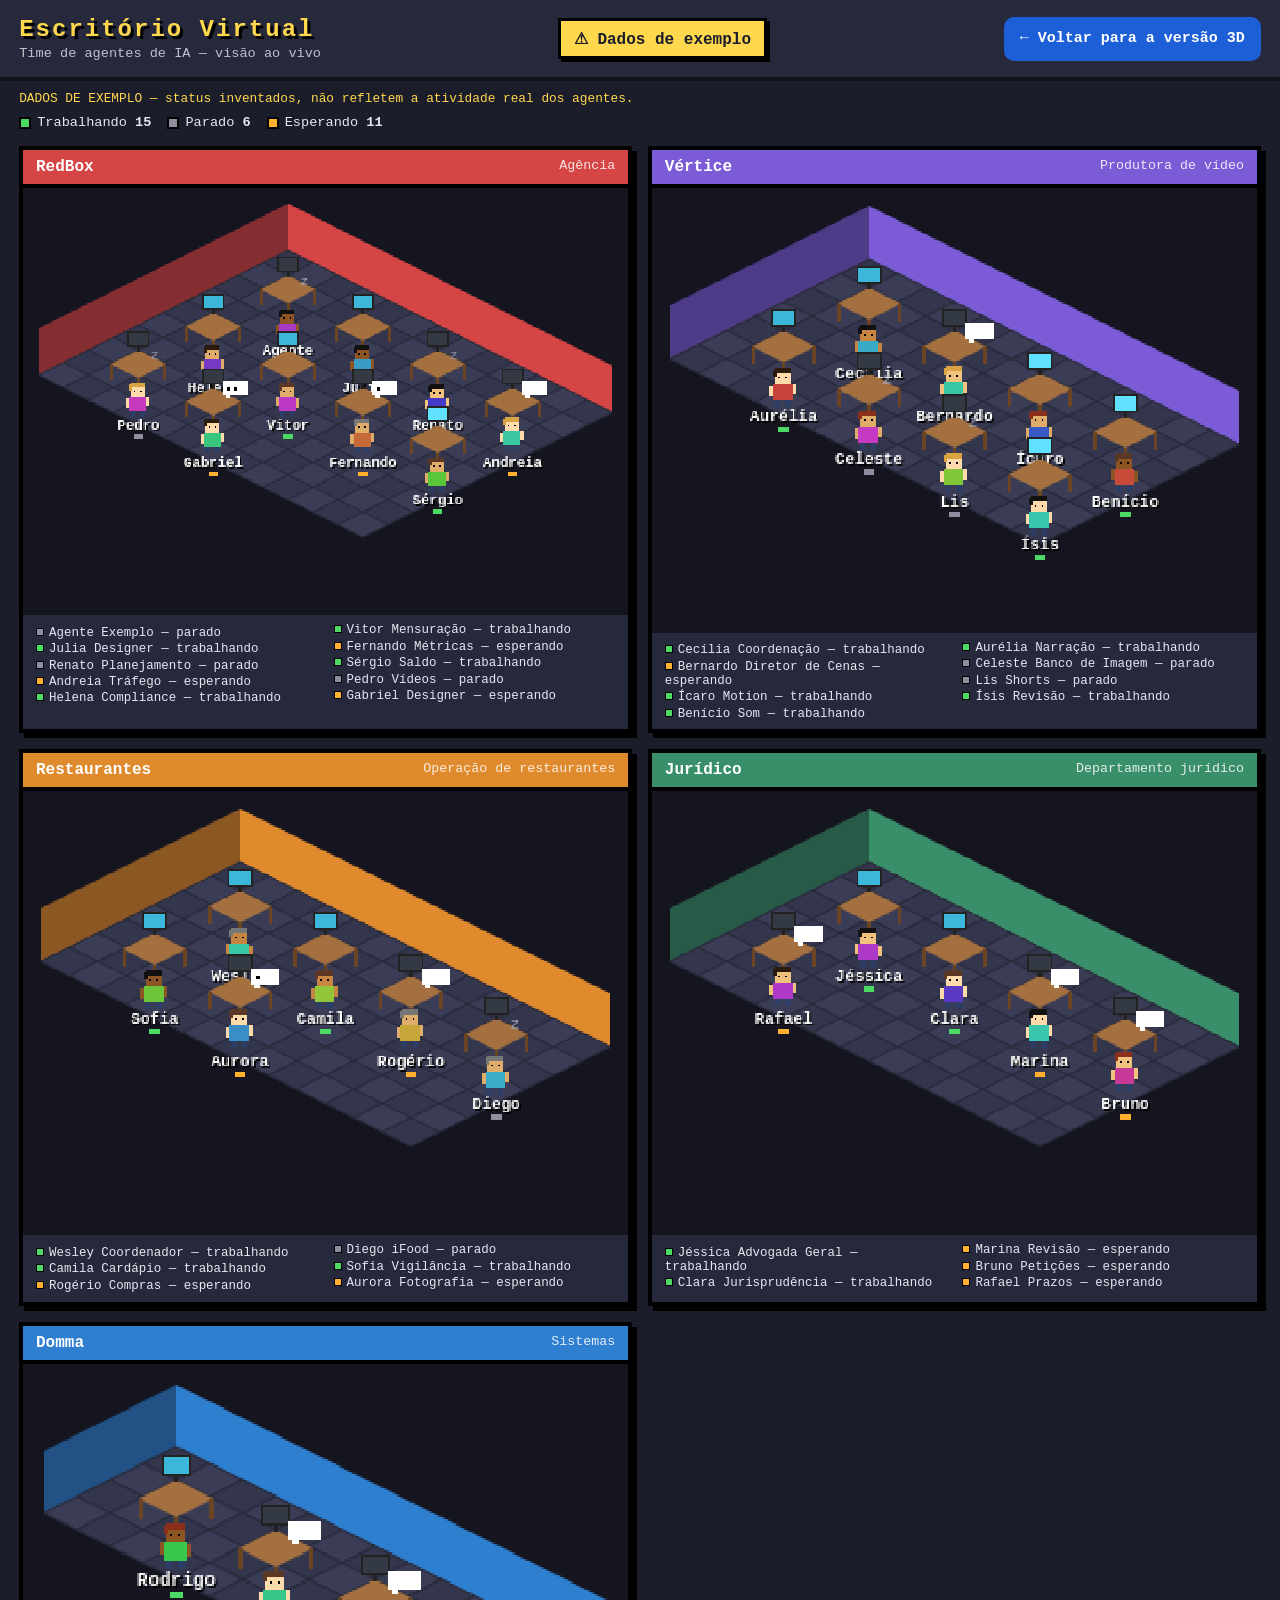
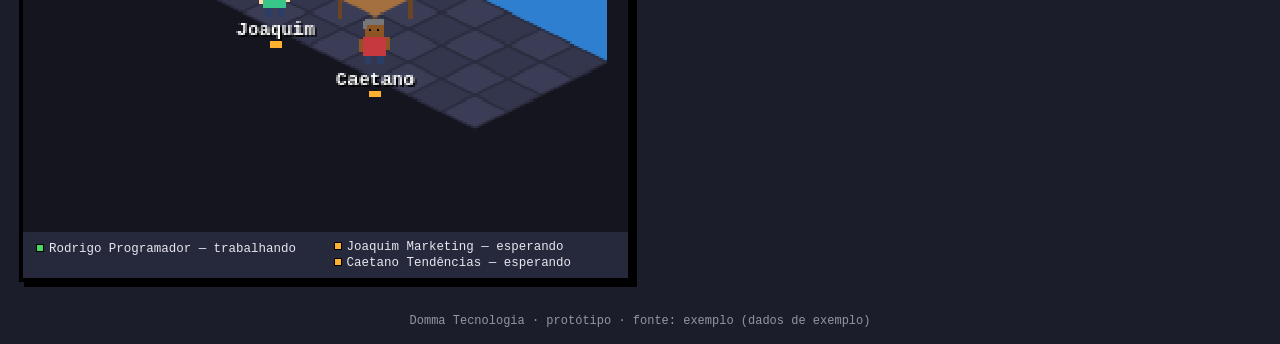
<file: classico.html>
<!doctype html>
<html lang="pt-BR"><head><meta charset="utf-8"><meta name="viewport" content="width=device-width,initial-scale=1">
<title>Escritório Virtual — Domma</title><link rel="stylesheet" href="src/estilo.css"></head>
<body>
<header><div><h1>Escritório Virtual</h1><p>Time de agentes de IA — visão ao vivo</p></div>
<span class="selo" role="status">⚠ Dados de exemplo</span>
<a id="voltar-3d" href="index.html" style="display:inline-flex;align-items:center;gap:6px;min-height:44px;padding:8px 16px;border-radius:10px;background:#1d5fd6;color:#fff;font-weight:700;text-decoration:none;font-size:15px;white-space:nowrap;outline-offset:3px" aria-label="Voltar para a versão 3D do Escritório Virtual">← Voltar para a versão 3D</a>
<script>{const a=document.getElementById("voltar-3d");a.href="index.html"+location.search+location.hash;}</script></header>
<p class="aviso" id="aviso"></p>
<nav class="legenda" aria-label="Legenda">
<span><i class="b trabalhando"></i>Trabalhando <b id="c-trabalhando">0</b></span>
<span><i class="b parado"></i>Parado <b id="c-parado">0</b></span>
<span><i class="b esperando"></i>Esperando <b id="c-esperando">0</b></span></nav>
<main id="salas"></main>
<footer>Domma Tecnologia · protótipo · fonte: <span id="fonte"></span></footer>
<script type="module" src="src/app.js"></script></body></html>
</file>
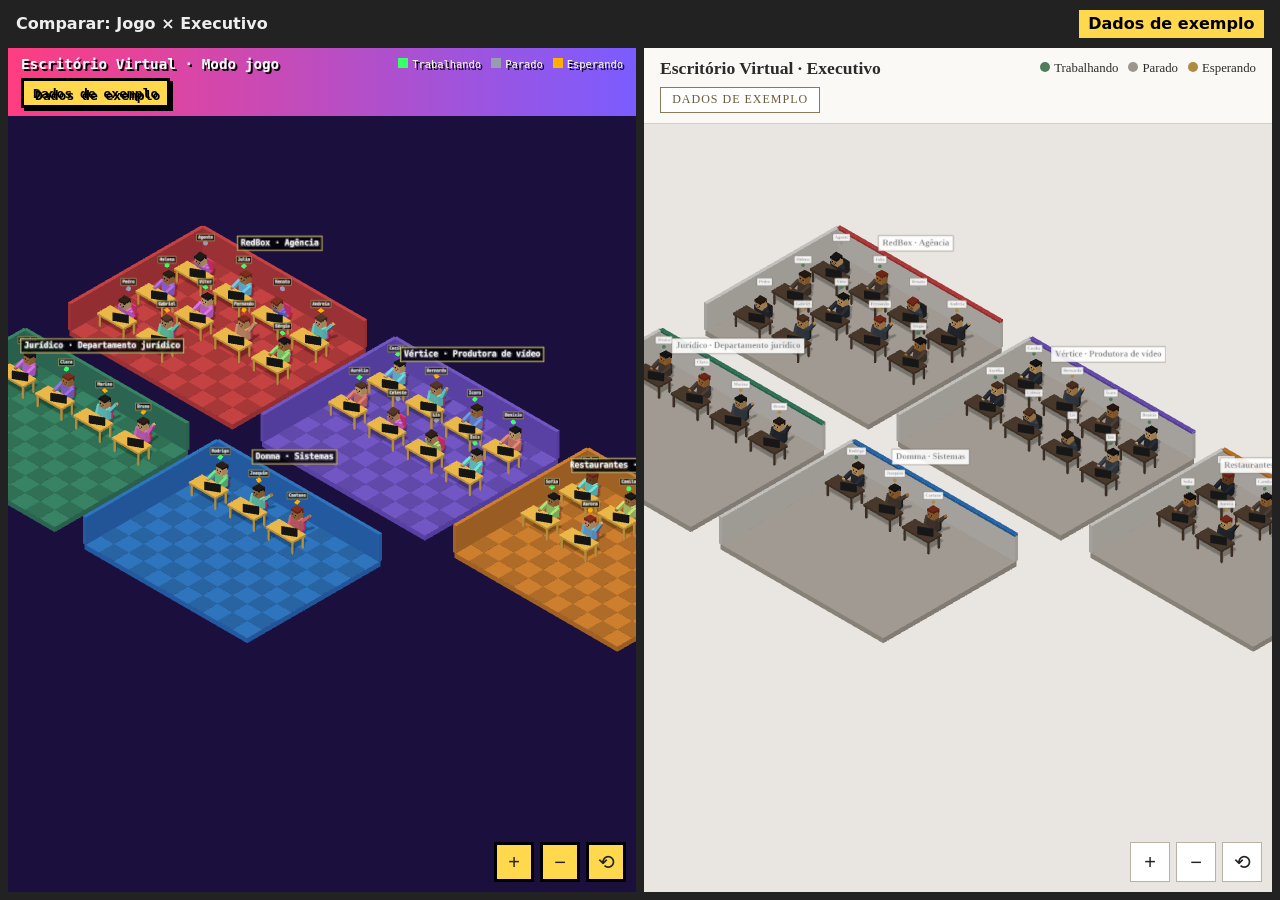
<file: comparar-3d.html>
<!doctype html><html lang="pt-BR"><head><meta charset="utf-8"><meta name="viewport" content="width=device-width,initial-scale=1">
<title>Comparar demos 3D</title><style>
body{margin:0;font-family:system-ui,sans-serif;background:#222;color:#eee}
header{padding:.6rem 1rem;display:flex;justify-content:space-between;align-items:center}
.selo{background:#ffd84d;color:#000;font-weight:bold;padding:.3rem .6rem}
main{display:grid;grid-template-columns:1fr 1fr;gap:8px;padding:0 8px 8px;height:calc(100vh - 56px)}
iframe{width:100%;height:100%;border:0;background:#000}
@media (max-width:800px){main{grid-template-columns:1fr;height:auto}iframe{height:80vh}}
</style></head><body>
<header><strong>Comparar: Jogo × Executivo</strong><span class="selo">Dados de exemplo</span></header>
<main><iframe src="demo-3d-jogo.html" title="Demo 3D modo jogo"></iframe><iframe src="demo-3d-executivo.html" title="Demo 3D executivo"></iframe></main>
</body></html>
</file>
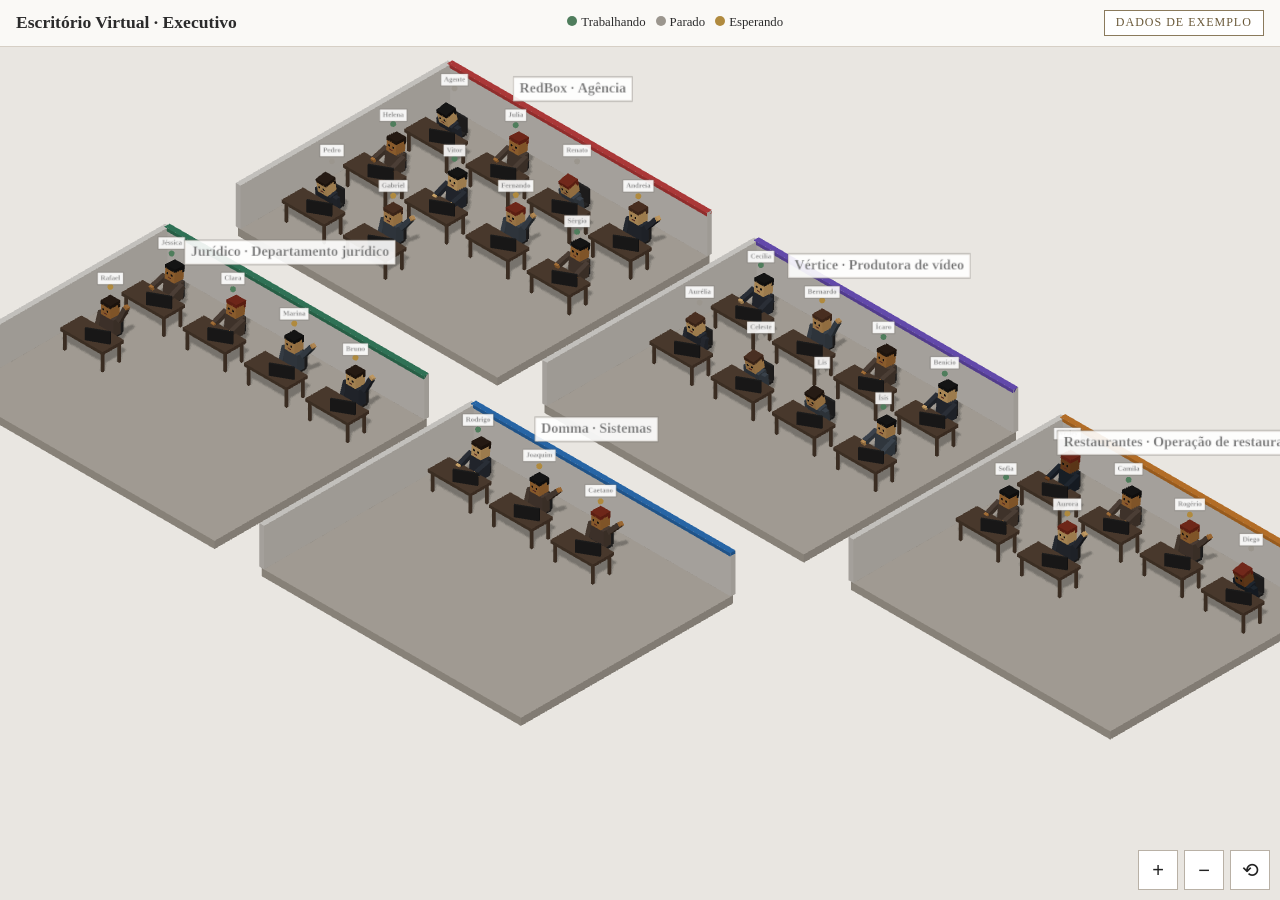
<file: demo-3d-executivo.html>
<!doctype html><html lang="pt-BR"><head><meta charset="utf-8"><meta name="viewport" content="width=device-width,initial-scale=1">
<title>Escritório Virtual 3D — Executivo</title><style>
html,body{margin:0;height:100%;overflow:hidden;font-family:Georgia,serif;color:#2b2b2b}
#v{position:fixed;inset:0}#v .ctl-camera{bottom:16px}
header{position:fixed;top:0;left:0;right:0;display:flex;justify-content:space-between;align-items:center;padding:.6rem 1rem;z-index:2;flex-wrap:wrap;gap:.5rem;background:#fbfaf8ee;border-bottom:1px solid #d6cfc5}
h1{margin:0;font-size:1.1rem}.selo{border:1px solid #8a7a5c;color:#6b5a3a;padding:.3rem .7rem;letter-spacing:1px;text-transform:uppercase;font-size:.75rem;background:#fff}
.leg{font-size:.8rem}.leg i{display:inline-block;width:10px;height:10px;margin:0 4px 0 10px;border-radius:50%}
</style></head><body><div id="v"></div>
<header><h1>Escritório Virtual · Executivo</h1><span class="leg"><i style="background:#4f7d5c"></i>Trabalhando<i style="background:#9b968e"></i>Parado<i style="background:#b08a3e"></i>Esperando</span><span class="selo" role="status">Dados de exemplo</span></header>
<script type="module">import{iniciar}from"./src/cena3d.js";iniciar("executivo",document.getElementById("v"));</script></body></html>
</file>
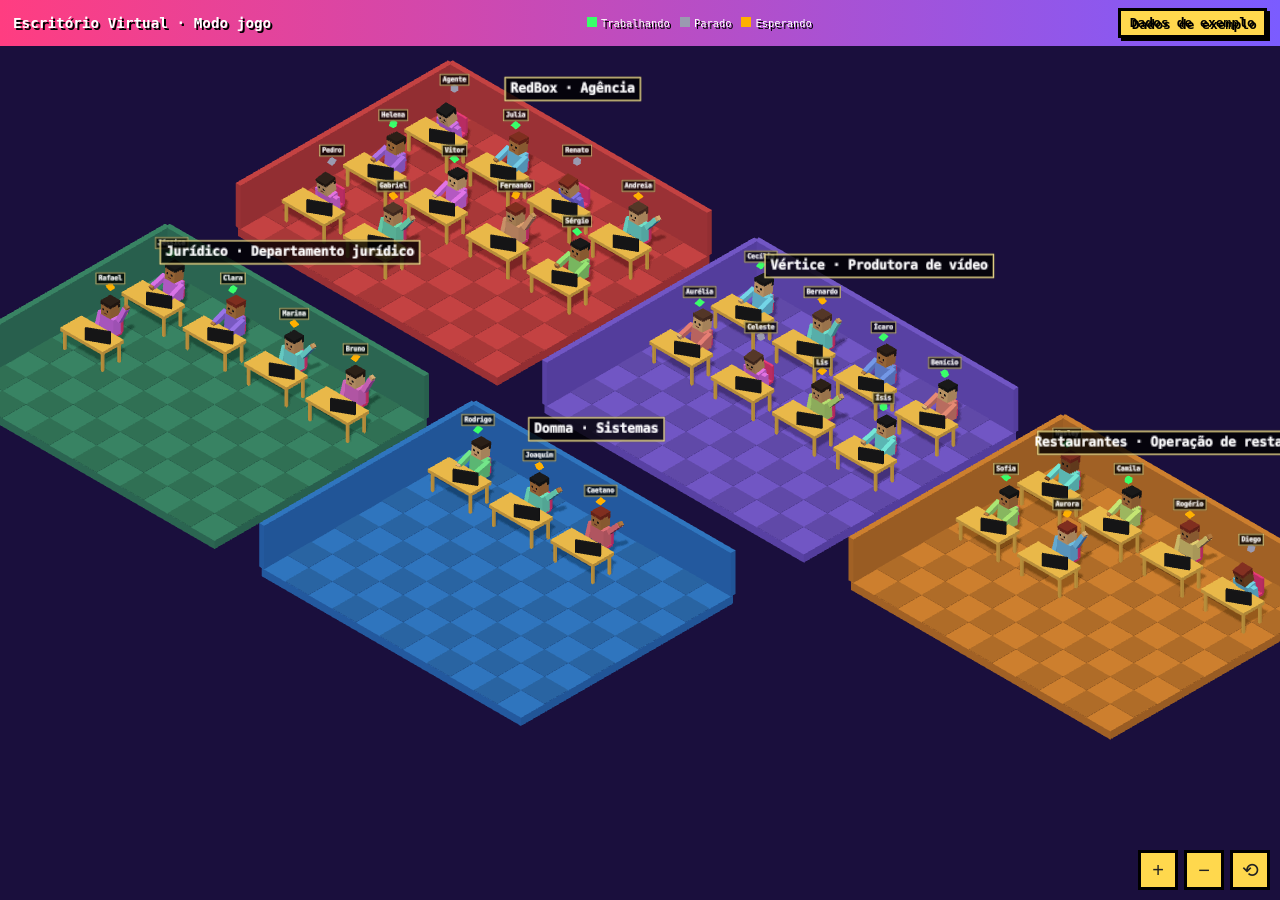
<file: demo-3d-jogo.html>
<!doctype html><html lang="pt-BR"><head><meta charset="utf-8"><meta name="viewport" content="width=device-width,initial-scale=1">
<title>Escritório Virtual 3D — Modo jogo</title><style>
html,body{margin:0;height:100%;overflow:hidden;font-family:monospace;color:#fff}
#v{position:fixed;inset:0}#v .ctl-camera{bottom:16px}
header{position:fixed;top:0;left:0;right:0;display:flex;justify-content:space-between;align-items:center;padding:.6rem 1rem;z-index:2;flex-wrap:wrap;gap:.5rem;background:linear-gradient(90deg,#ff3d81,#7b5cff);text-shadow:2px 2px 0 #000}
h1{margin:0;font-size:1.1rem}.selo{background:#ffd84d;color:#000;font-weight:bold;padding:.35rem .7rem;border:3px solid #000;box-shadow:3px 3px 0 #000}
.leg{font-size:.8rem}.leg i{display:inline-block;width:10px;height:10px;margin:0 4px 0 10px;border-radius:0}
</style></head><body><div id="v"></div>
<header><h1>Escritório Virtual · Modo jogo</h1><span class="leg"><i style="background:#39ff6a"></i>Trabalhando<i style="background:#9a9ab0"></i>Parado<i style="background:#ffb000"></i>Esperando</span><span class="selo" role="status">Dados de exemplo</span></header>
<script type="module">import{iniciar}from"./src/cena3d.js";iniciar("jogo",document.getElementById("v"));</script></body></html>
</file>
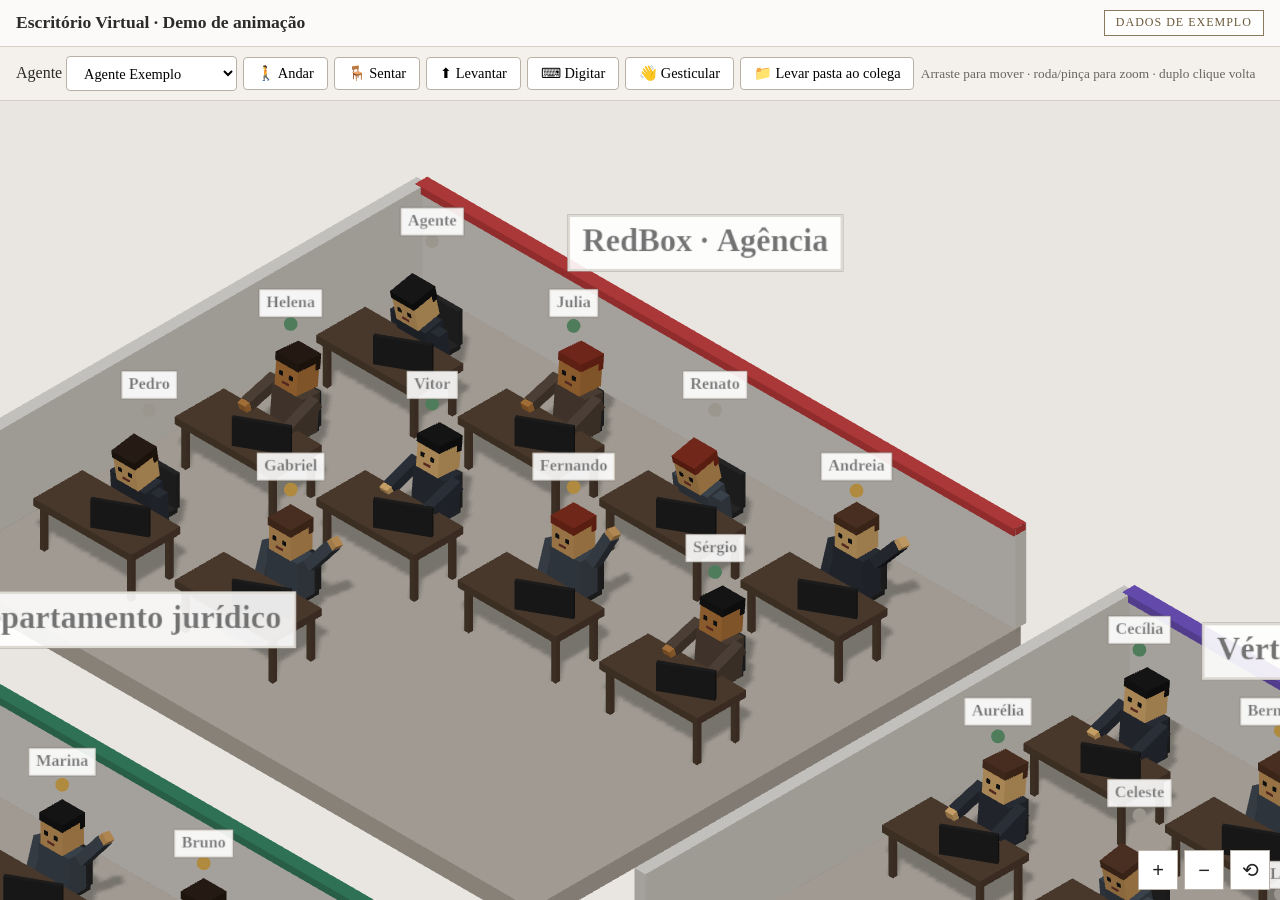
<file: demo-animacao.html>
<!doctype html><html lang="pt-BR"><head><meta charset="utf-8"><meta name="viewport" content="width=device-width,initial-scale=1">
<title>Escritório Virtual — Demo de animação</title><style>
html,body{margin:0;height:100%;font-family:Georgia,serif;color:#2b2b2b;background:#e9e6e1}
body{display:flex;flex-direction:column}
header{display:flex;justify-content:space-between;align-items:center;flex-wrap:wrap;gap:.5rem;padding:.6rem 1rem;background:#fbfaf8;border-bottom:1px solid #d6cfc5}
h1{margin:0;font-size:1.1rem}.selo{border:1px solid #8a7a5c;color:#6b5a3a;padding:.3rem .7rem;letter-spacing:1px;text-transform:uppercase;font-size:.75rem;background:#fff}
.painel{display:flex;flex-wrap:wrap;gap:.4rem;align-items:center;padding:.6rem 1rem;background:#f4f1ec;border-bottom:1px solid #d6cfc5}
.painel button,.painel select{font:inherit;font-size:.9rem;padding:.45rem .8rem;border:1px solid #b9b1a6;background:#fff;cursor:pointer;border-radius:4px}
.painel button:hover,.painel button:focus-visible{background:#2f3540;color:#fff;outline:2px solid #b08a3e}
#v{flex:1;min-height:320px;position:relative}
small{opacity:.7}
</style></head><body>
<header><h1>Escritório Virtual · Demo de animação</h1><span class="selo" role="status">Dados de exemplo</span></header>
<div class="painel" role="toolbar" aria-label="Ações do agente">
  <label>Agente <select id="ag"></select></label>
  <button data-a="andar">🚶 Andar</button><button data-a="sentar">🪑 Sentar</button><button data-a="levantar">⬆ Levantar</button>
  <button data-a="digitar">⌨ Digitar</button><button data-a="gesticular">👋 Gesticular</button><button data-a="levarPasta">📁 Levar pasta ao colega</button>
  <small>Arraste para mover · roda/pinça para zoom · duplo clique volta</small>
</div>
<div id="v"></div>
<script type="module">
import { iniciar } from "./src/cena3d.js";
const cena = await iniciar("executivo", document.getElementById("v"), { semMudancas: true });
const redbox = cena.dados.setores.find(s => s.id === "redbox").agentes;
const sel = document.getElementById("ag");
for (const a of redbox) sel.add(new Option(a.nome, a.id));
cena.focar("redbox", innerWidth < 600 ? 3.6 : 2.6, -3);
function colega(id) { const i = redbox.findIndex(a => a.id === id); return redbox[i % 4 === 3 || i === redbox.length - 1 ? i - 1 : i + 1].id; }
function disparar(acao) { const id = sel.value; acao === "levarPasta" ? cena.acoes.levarPasta(id, colega(id)) : cena.acoes[acao](id); }
document.querySelectorAll("[data-a]").forEach(b => b.onclick = () => disparar(b.dataset.a));
// ?acao=... dispara automaticamente (usado nas capturas)
const q = new URLSearchParams(location.search).get("acao"); if (q === "sentar") { cena.acoes.levantar(sel.value); setTimeout(() => disparar("sentar"), 900); } else if (q) setTimeout(() => disparar(q), 300);
</script></body></html>
</file>
<file: src/estilo.css>
*{box-sizing:border-box}body{margin:0;background:#1b1d2b;color:#e8e6f0;font-family:"Courier New",monospace}
header{display:flex;justify-content:space-between;align-items:center;gap:1rem;padding:1rem 1.2rem;background:#26293b;border-bottom:4px solid #11121b;flex-wrap:wrap}
h1{margin:0;font-size:1.5rem;letter-spacing:2px;color:#ffd84d;text-shadow:3px 3px 0 #000}header p{margin:.2rem 0 0;font-size:.85rem;opacity:.8}
.selo{background:#ffd84d;color:#1b1d2b;font-weight:bold;padding:.45rem .8rem;border:3px solid #000;box-shadow:3px 3px 0 #000;animation:pisca 2s steps(2) infinite}
@keyframes pisca{50%{background:#ffb02e}}
.aviso{margin:.6rem 1.2rem;font-size:.8rem;color:#ffd84d}
.legenda{display:flex;gap:1rem;flex-wrap:wrap;padding:0 1.2rem;font-size:.85rem}
.b{display:inline-block;width:12px;height:12px;margin-right:6px;border:2px solid #000;vertical-align:middle}
.b.trabalhando,.st.trabalhando{background:#4cd964}.b.parado,.st.parado{background:#8e8e9e}.b.esperando,.st.esperando{background:#ffb02e}
main{display:grid;grid-template-columns:repeat(auto-fill,minmax(min(100%,460px),1fr));gap:1rem;padding:1rem 1.2rem}
.sala{background:#26293b;border:4px solid #000;box-shadow:5px 5px 0 #000}
.sala h2{margin:0;padding:.5rem .8rem;font-size:1rem;color:#fff;display:flex;justify-content:space-between;border-bottom:4px solid #000}
.sala h2 small{font-weight:normal;opacity:.85}
canvas{display:block;width:100%;image-rendering:pixelated;background:#14151f}
ul{list-style:none;margin:0;padding:.5rem .8rem;font-size:.78rem;columns:2;column-gap:1rem}
li{margin:.15rem 0;break-inside:avoid}.st{display:inline-block;width:8px;height:8px;margin-right:5px;border:1px solid #000}
footer{text-align:center;font-size:.75rem;opacity:.6;padding:1rem}
@media (max-width:520px){ul{columns:1}h1{font-size:1.2rem}}
@media (prefers-reduced-motion:reduce){.selo{animation:none}}
</file>
